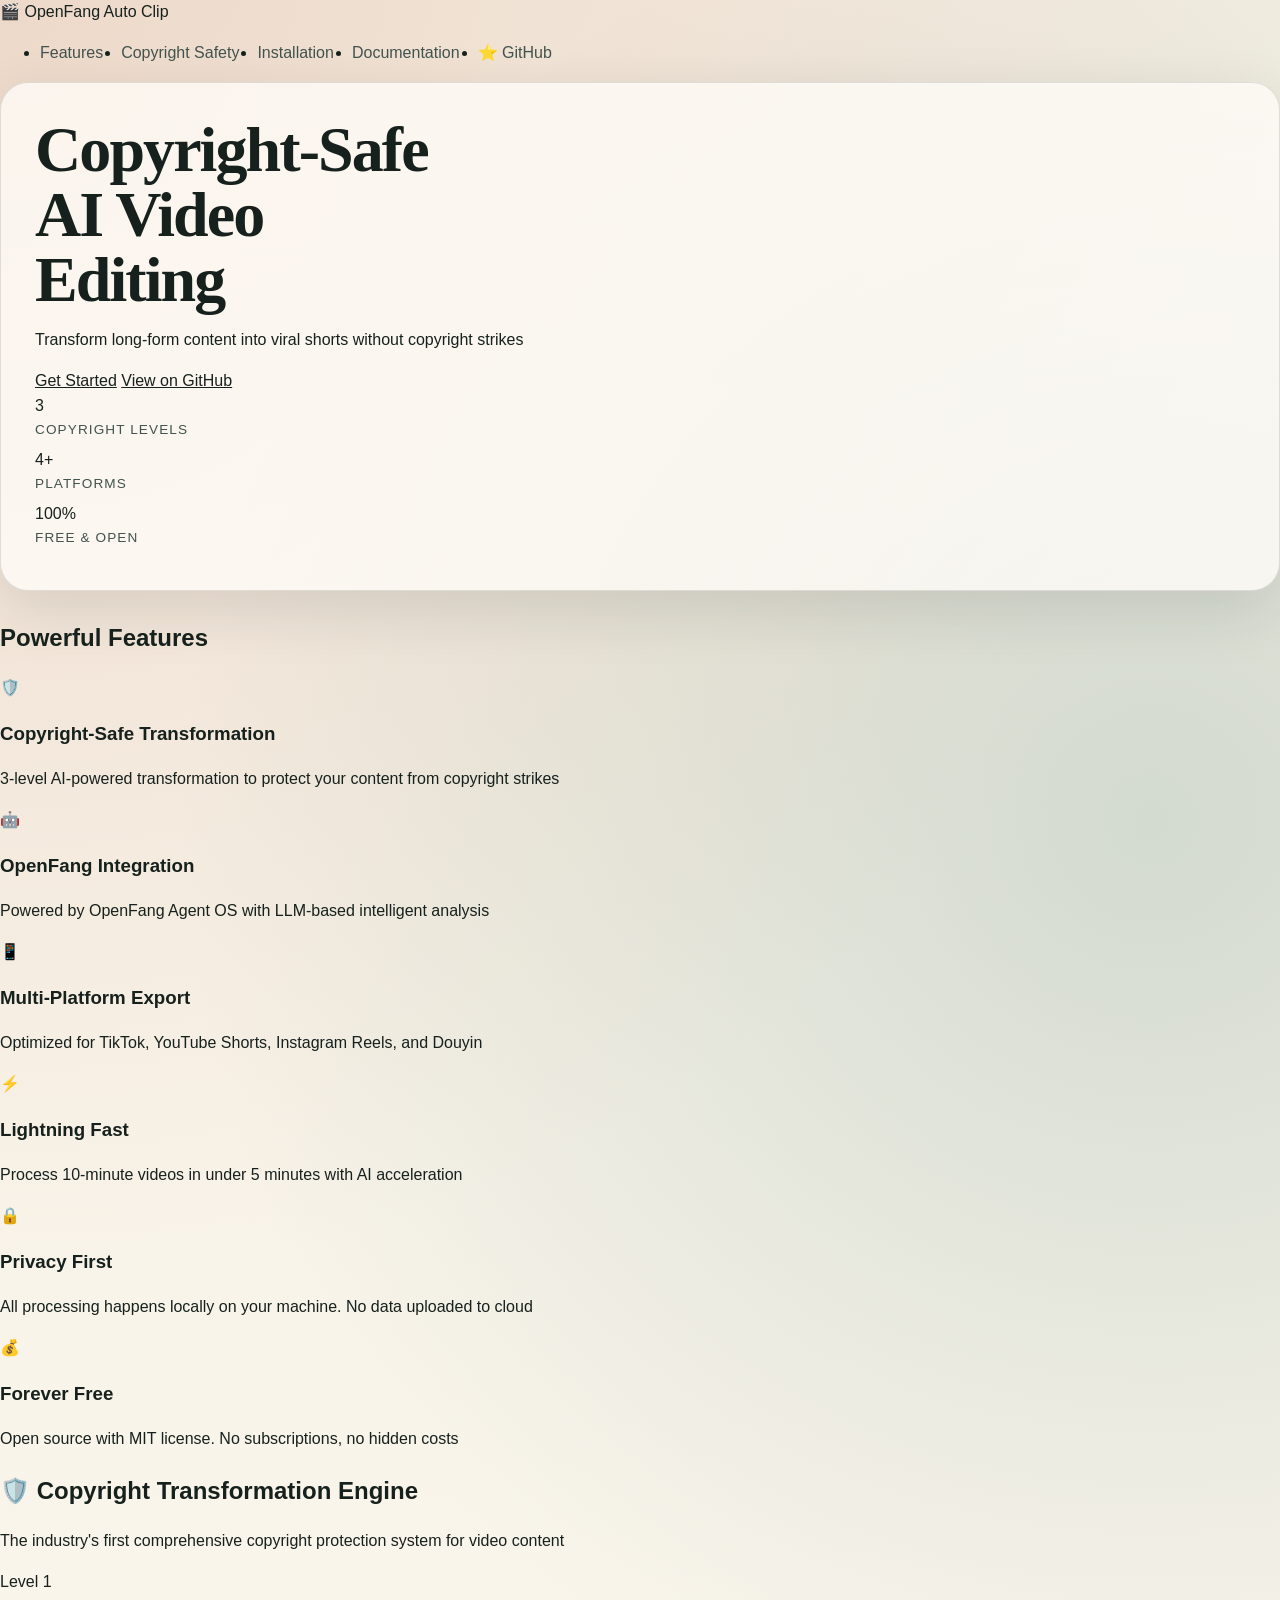
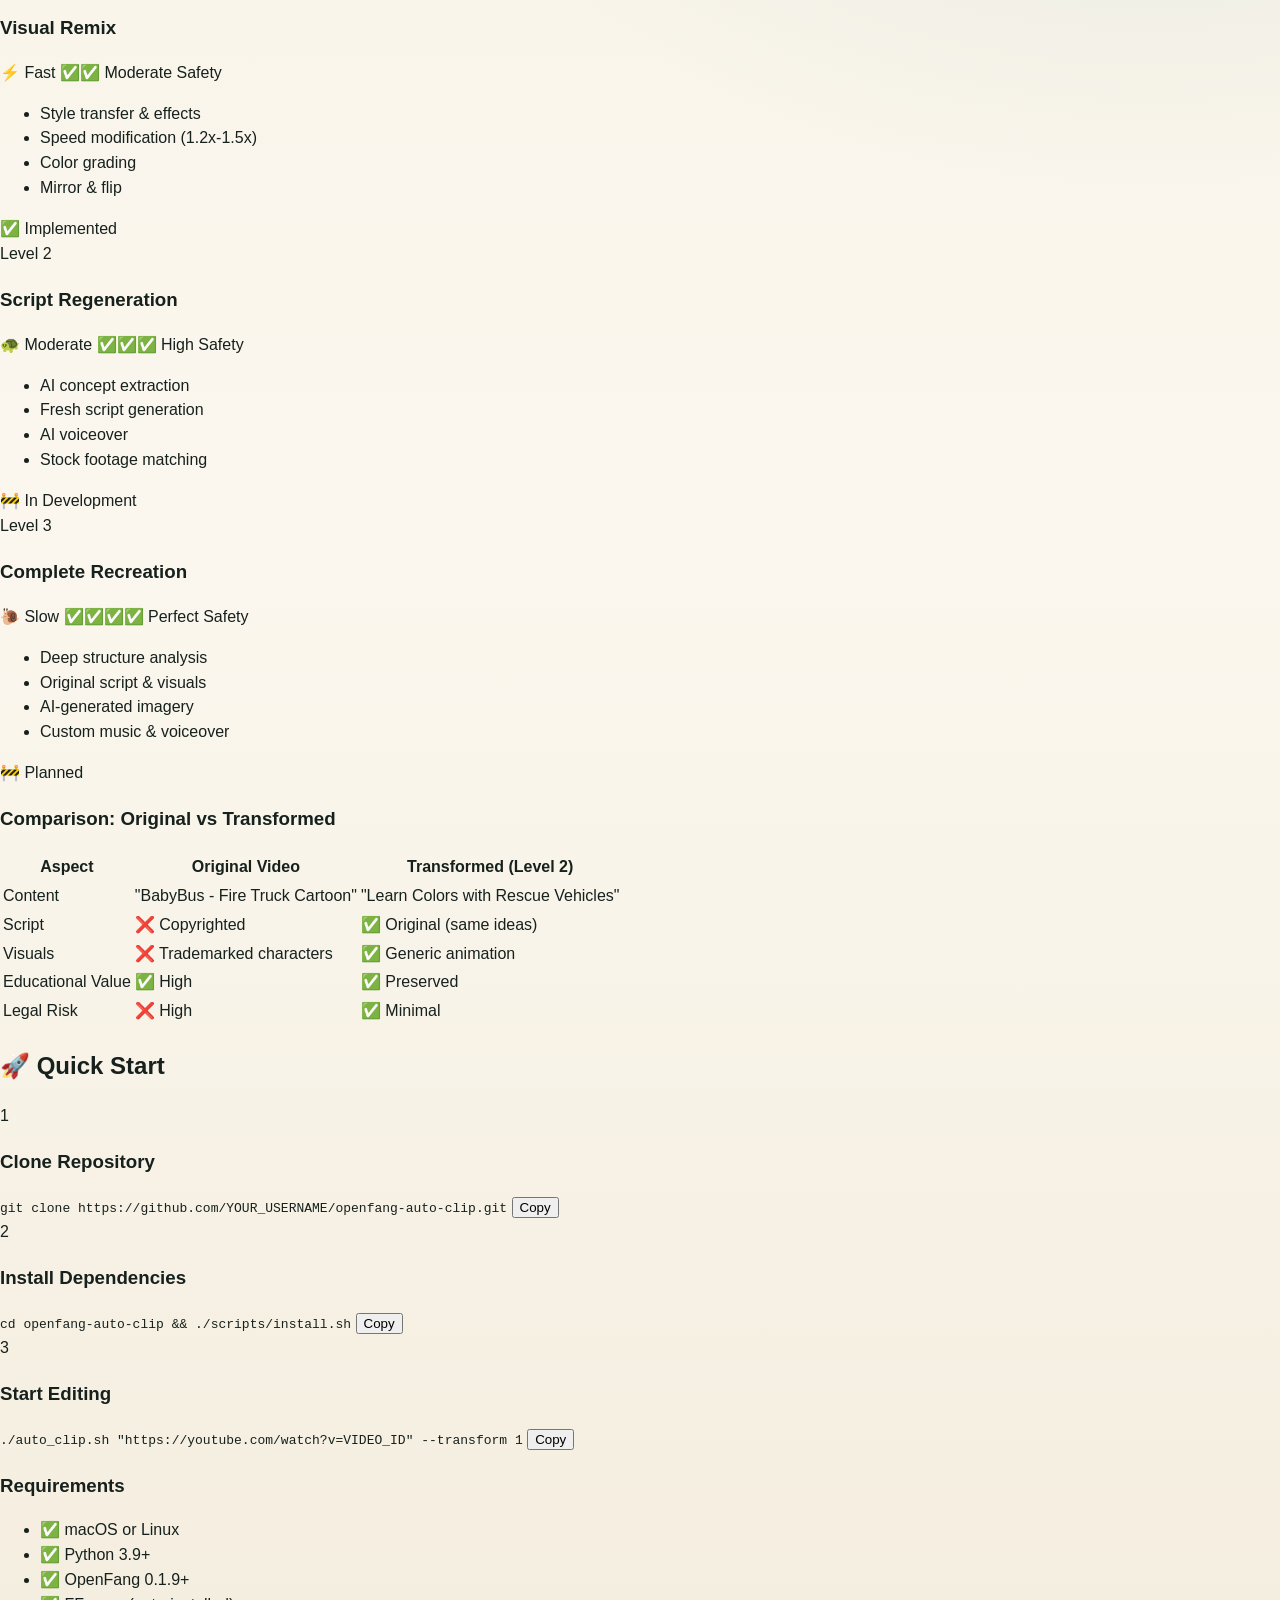
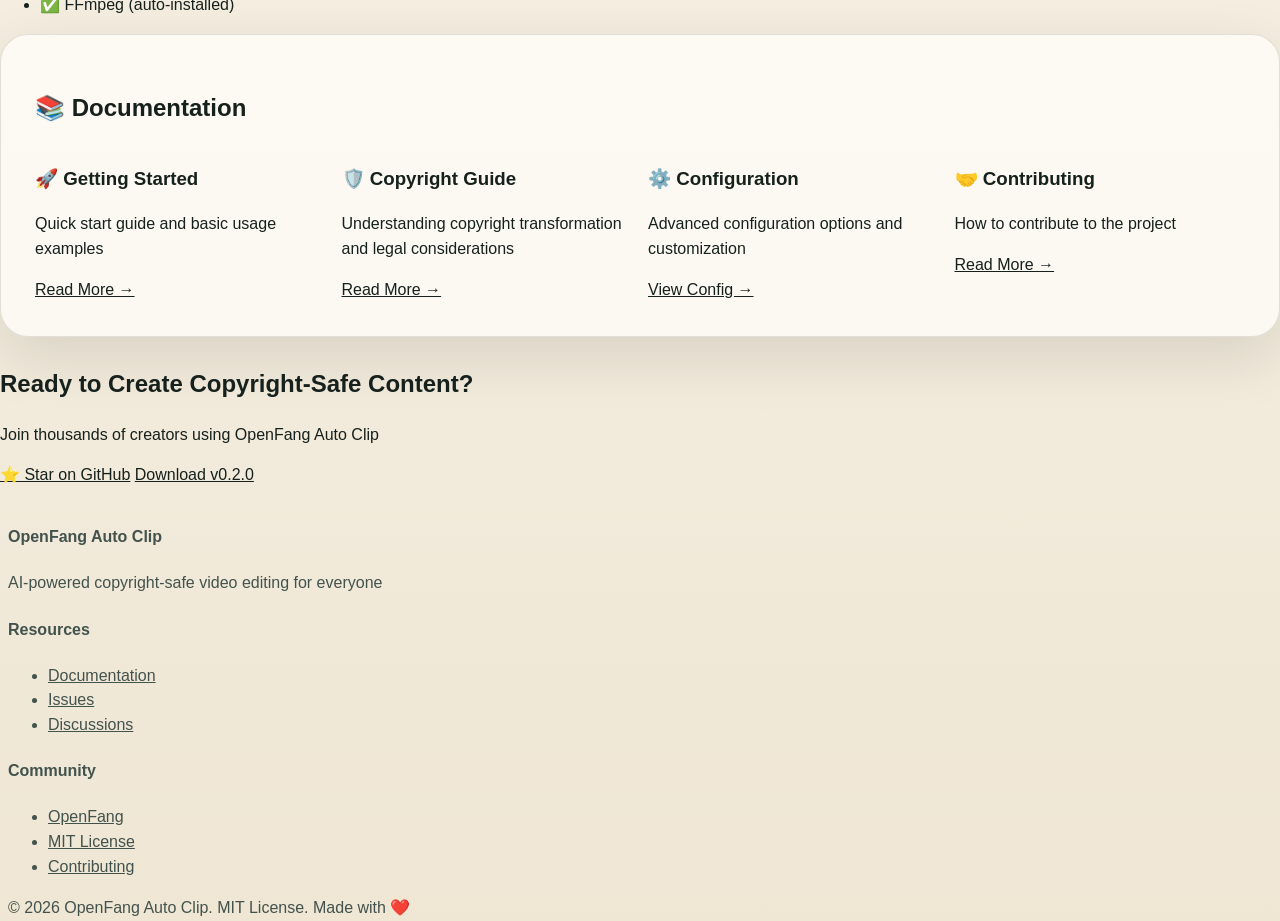
<file: docs-site/index.html>
<!DOCTYPE html>
<html lang="en">
<head>
    <meta charset="UTF-8">
    <meta name="viewport" content="width=device-width, initial-scale=1.0">
    <title>OpenFang Auto Clip - Copyright-Safe AI Video Editing</title>
    <meta name="description" content="AI-powered automated video editing with copyright-safe transformation. Transform long-form content into viral shorts.">
    <link rel="stylesheet" href="css/style.css">
</head>
<body>
    <!-- Navigation -->
    <nav class="navbar">
        <div class="container">
            <div class="logo">🎬 OpenFang Auto Clip</div>
            <ul class="nav-links">
                <li><a href="#features">Features</a></li>
                <li><a href="#transformation">Copyright Safety</a></li>
                <li><a href="#install">Installation</a></li>
                <li><a href="#docs">Documentation</a></li>
                <li><a href="https://github.com/YOUR_USERNAME/openfang-auto-clip" class="btn-github">⭐ GitHub</a></li>
            </ul>
        </div>
    </nav>

    <!-- Hero Section -->
    <section class="hero">
        <div class="container">
            <div class="hero-content">
                <h1 class="hero-title">Copyright-Safe AI Video Editing</h1>
                <p class="hero-subtitle">Transform long-form content into viral shorts without copyright strikes</p>
                <div class="hero-cta">
                    <a href="#install" class="btn btn-primary">Get Started</a>
                    <a href="https://github.com/YOUR_USERNAME/openfang-auto-clip" class="btn btn-secondary">View on GitHub</a>
                </div>
                <div class="hero-stats">
                    <div class="stat">
                        <div class="stat-value">3</div>
                        <div class="stat-label">Copyright Levels</div>
                    </div>
                    <div class="stat">
                        <div class="stat-value">4+</div>
                        <div class="stat-label">Platforms</div>
                    </div>
                    <div class="stat">
                        <div class="stat-value">100%</div>
                        <div class="stat-label">Free & Open</div>
                    </div>
                </div>
            </div>
        </div>
    </section>

    <!-- Features Section -->
    <section id="features" class="features">
        <div class="container">
            <h2 class="section-title">Powerful Features</h2>
            <div class="features-grid">
                <div class="feature-card">
                    <div class="feature-icon">🛡️</div>
                    <h3>Copyright-Safe Transformation</h3>
                    <p>3-level AI-powered transformation to protect your content from copyright strikes</p>
                </div>
                <div class="feature-card">
                    <div class="feature-icon">🤖</div>
                    <h3>OpenFang Integration</h3>
                    <p>Powered by OpenFang Agent OS with LLM-based intelligent analysis</p>
                </div>
                <div class="feature-card">
                    <div class="feature-icon">📱</div>
                    <h3>Multi-Platform Export</h3>
                    <p>Optimized for TikTok, YouTube Shorts, Instagram Reels, and Douyin</p>
                </div>
                <div class="feature-card">
                    <div class="feature-icon">⚡</div>
                    <h3>Lightning Fast</h3>
                    <p>Process 10-minute videos in under 5 minutes with AI acceleration</p>
                </div>
                <div class="feature-card">
                    <div class="feature-icon">🔒</div>
                    <h3>Privacy First</h3>
                    <p>All processing happens locally on your machine. No data uploaded to cloud</p>
                </div>
                <div class="feature-card">
                    <div class="feature-icon">💰</div>
                    <h3>Forever Free</h3>
                    <p>Open source with MIT license. No subscriptions, no hidden costs</p>
                </div>
            </div>
        </div>
    </section>

    <!-- Copyright Transformation Section -->
    <section id="transformation" class="transformation">
        <div class="container">
            <h2 class="section-title">🛡️ Copyright Transformation Engine</h2>
            <p class="section-subtitle">The industry's first comprehensive copyright protection system for video content</p>

            <div class="transformation-levels">
                <div class="level-card">
                    <div class="level-badge">Level 1</div>
                    <h3>Visual Remix</h3>
                    <div class="level-meta">
                        <span class="level-speed">⚡ Fast</span>
                        <span class="level-safety">✅✅ Moderate Safety</span>
                    </div>
                    <ul class="level-features">
                        <li>Style transfer & effects</li>
                        <li>Speed modification (1.2x-1.5x)</li>
                        <li>Color grading</li>
                        <li>Mirror & flip</li>
                    </ul>
                    <div class="level-status">✅ Implemented</div>
                </div>

                <div class="level-card featured">
                    <div class="level-badge">Level 2</div>
                    <h3>Script Regeneration</h3>
                    <div class="level-meta">
                        <span class="level-speed">🐢 Moderate</span>
                        <span class="level-safety">✅✅✅ High Safety</span>
                    </div>
                    <ul class="level-features">
                        <li>AI concept extraction</li>
                        <li>Fresh script generation</li>
                        <li>AI voiceover</li>
                        <li>Stock footage matching</li>
                    </ul>
                    <div class="level-status">🚧 In Development</div>
                </div>

                <div class="level-card">
                    <div class="level-badge">Level 3</div>
                    <h3>Complete Recreation</h3>
                    <div class="level-meta">
                        <span class="level-speed">🐌 Slow</span>
                        <span class="level-safety">✅✅✅✅ Perfect Safety</span>
                    </div>
                    <ul class="level-features">
                        <li>Deep structure analysis</li>
                        <li>Original script & visuals</li>
                        <li>AI-generated imagery</li>
                        <li>Custom music & voiceover</li>
                    </ul>
                    <div class="level-status">🚧 Planned</div>
                </div>
            </div>

            <div class="comparison-table">
                <h3>Comparison: Original vs Transformed</h3>
                <table>
                    <thead>
                        <tr>
                            <th>Aspect</th>
                            <th>Original Video</th>
                            <th>Transformed (Level 2)</th>
                        </tr>
                    </thead>
                    <tbody>
                        <tr>
                            <td>Content</td>
                            <td>"BabyBus - Fire Truck Cartoon"</td>
                            <td>"Learn Colors with Rescue Vehicles"</td>
                        </tr>
                        <tr>
                            <td>Script</td>
                            <td>❌ Copyrighted</td>
                            <td>✅ Original (same ideas)</td>
                        </tr>
                        <tr>
                            <td>Visuals</td>
                            <td>❌ Trademarked characters</td>
                            <td>✅ Generic animation</td>
                        </tr>
                        <tr>
                            <td>Educational Value</td>
                            <td>✅ High</td>
                            <td>✅ Preserved</td>
                        </tr>
                        <tr>
                            <td>Legal Risk</td>
                            <td>❌ High</td>
                            <td>✅ Minimal</td>
                        </tr>
                    </tbody>
                </table>
            </div>
        </div>
    </section>

    <!-- Installation Section -->
    <section id="install" class="install">
        <div class="container">
            <h2 class="section-title">🚀 Quick Start</h2>

            <div class="install-steps">
                <div class="step">
                    <div class="step-number">1</div>
                    <h3>Clone Repository</h3>
                    <div class="code-block">
                        <code>git clone https://github.com/YOUR_USERNAME/openfang-auto-clip.git</code>
                        <button class="copy-btn" onclick="copyCode(this)">Copy</button>
                    </div>
                </div>

                <div class="step">
                    <div class="step-number">2</div>
                    <h3>Install Dependencies</h3>
                    <div class="code-block">
                        <code>cd openfang-auto-clip && ./scripts/install.sh</code>
                        <button class="copy-btn" onclick="copyCode(this)">Copy</button>
                    </div>
                </div>

                <div class="step">
                    <div class="step-number">3</div>
                    <h3>Start Editing</h3>
                    <div class="code-block">
                        <code>./auto_clip.sh "https://youtube.com/watch?v=VIDEO_ID" --transform 1</code>
                        <button class="copy-btn" onclick="copyCode(this)">Copy</button>
                    </div>
                </div>
            </div>

            <div class="requirements">
                <h3>Requirements</h3>
                <ul>
                    <li>✅ macOS or Linux</li>
                    <li>✅ Python 3.9+</li>
                    <li>✅ OpenFang 0.1.9+</li>
                    <li>✅ FFmpeg (auto-installed)</li>
                </ul>
            </div>
        </div>
    </section>

    <!-- Documentation Section -->
    <section id="docs" class="docs">
        <div class="container">
            <h2 class="section-title">📚 Documentation</h2>

            <div class="docs-grid">
                <div class="doc-card">
                    <h3>🚀 Getting Started</h3>
                    <p>Quick start guide and basic usage examples</p>
                    <a href="https://github.com/YOUR_USERNAME/openfang-auto-clip/blob/main/README.md">Read More →</a>
                </div>

                <div class="doc-card">
                    <h3>🛡️ Copyright Guide</h3>
                    <p>Understanding copyright transformation and legal considerations</p>
                    <a href="https://github.com/YOUR_USERNAME/openfang-auto-clip/blob/main/docs/TRANSFORMATION.md">Read More →</a>
                </div>

                <div class="doc-card">
                    <h3>⚙️ Configuration</h3>
                    <p>Advanced configuration options and customization</p>
                    <a href="https://github.com/YOUR_USERNAME/openfang-auto-clip/blob/main/config/example_config.json">View Config →</a>
                </div>

                <div class="doc-card">
                    <h3>🤝 Contributing</h3>
                    <p>How to contribute to the project</p>
                    <a href="https://github.com/YOUR_USERNAME/openfang-auto-clip/blob/main/CONTRIBUTING.md">Read More →</a>
                </div>
            </div>
        </div>
    </section>

    <!-- CTA Section -->
    <section class="cta">
        <div class="container">
            <h2>Ready to Create Copyright-Safe Content?</h2>
            <p>Join thousands of creators using OpenFang Auto Clip</p>
            <div class="cta-buttons">
                <a href="https://github.com/YOUR_USERNAME/openfang-auto-clip" class="btn btn-primary">⭐ Star on GitHub</a>
                <a href="https://github.com/YOUR_USERNAME/openfang-auto-clip/archive/refs/tags/v0.2.0.zip" class="btn btn-secondary">Download v0.2.0</a>
            </div>
        </div>
    </section>

    <!-- Footer -->
    <footer class="footer">
        <div class="container">
            <div class="footer-content">
                <div class="footer-section">
                    <h4>OpenFang Auto Clip</h4>
                    <p>AI-powered copyright-safe video editing for everyone</p>
                </div>
                <div class="footer-section">
                    <h4>Resources</h4>
                    <ul>
                        <li><a href="#docs">Documentation</a></li>
                        <li><a href="https://github.com/YOUR_USERNAME/openfang-auto-clip/issues">Issues</a></li>
                        <li><a href="https://github.com/YOUR_USERNAME/openfang-auto-clip/discussions">Discussions</a></li>
                    </ul>
                </div>
                <div class="footer-section">
                    <h4>Community</h4>
                    <ul>
                        <li><a href="https://github.com/RightNow-AI/openfang">OpenFang</a></li>
                        <li><a href="https://github.com/YOUR_USERNAME/openfang-auto-clip/blob/main/LICENSE">MIT License</a></li>
                        <li><a href="https://github.com/YOUR_USERNAME/openfang-auto-clip/blob/main/CONTRIBUTING.md">Contributing</a></li>
                    </ul>
                </div>
            </div>
            <div class="footer-bottom">
                <p>&copy; 2026 OpenFang Auto Clip. MIT License. Made with ❤️</p>
            </div>
        </div>
    </footer>

    <script src="js/main.js"></script>
</body>
</html>
</file>
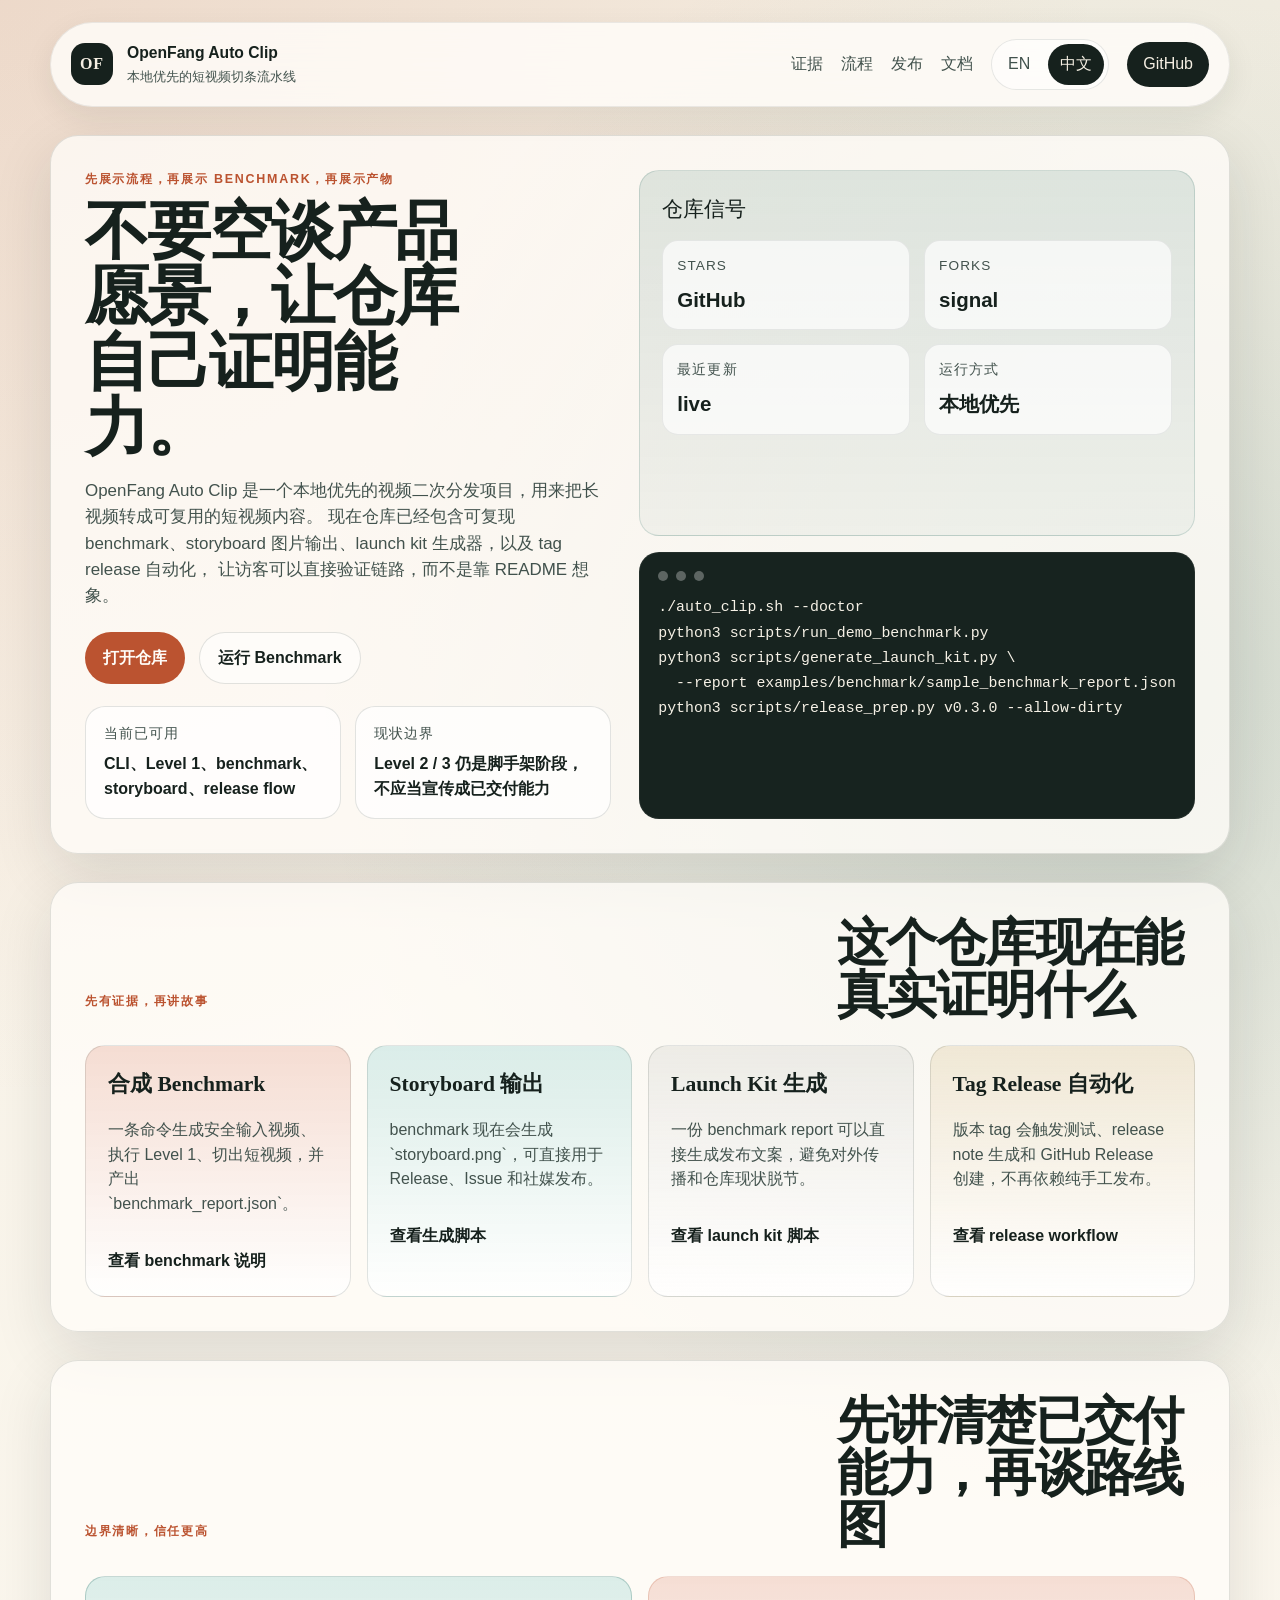
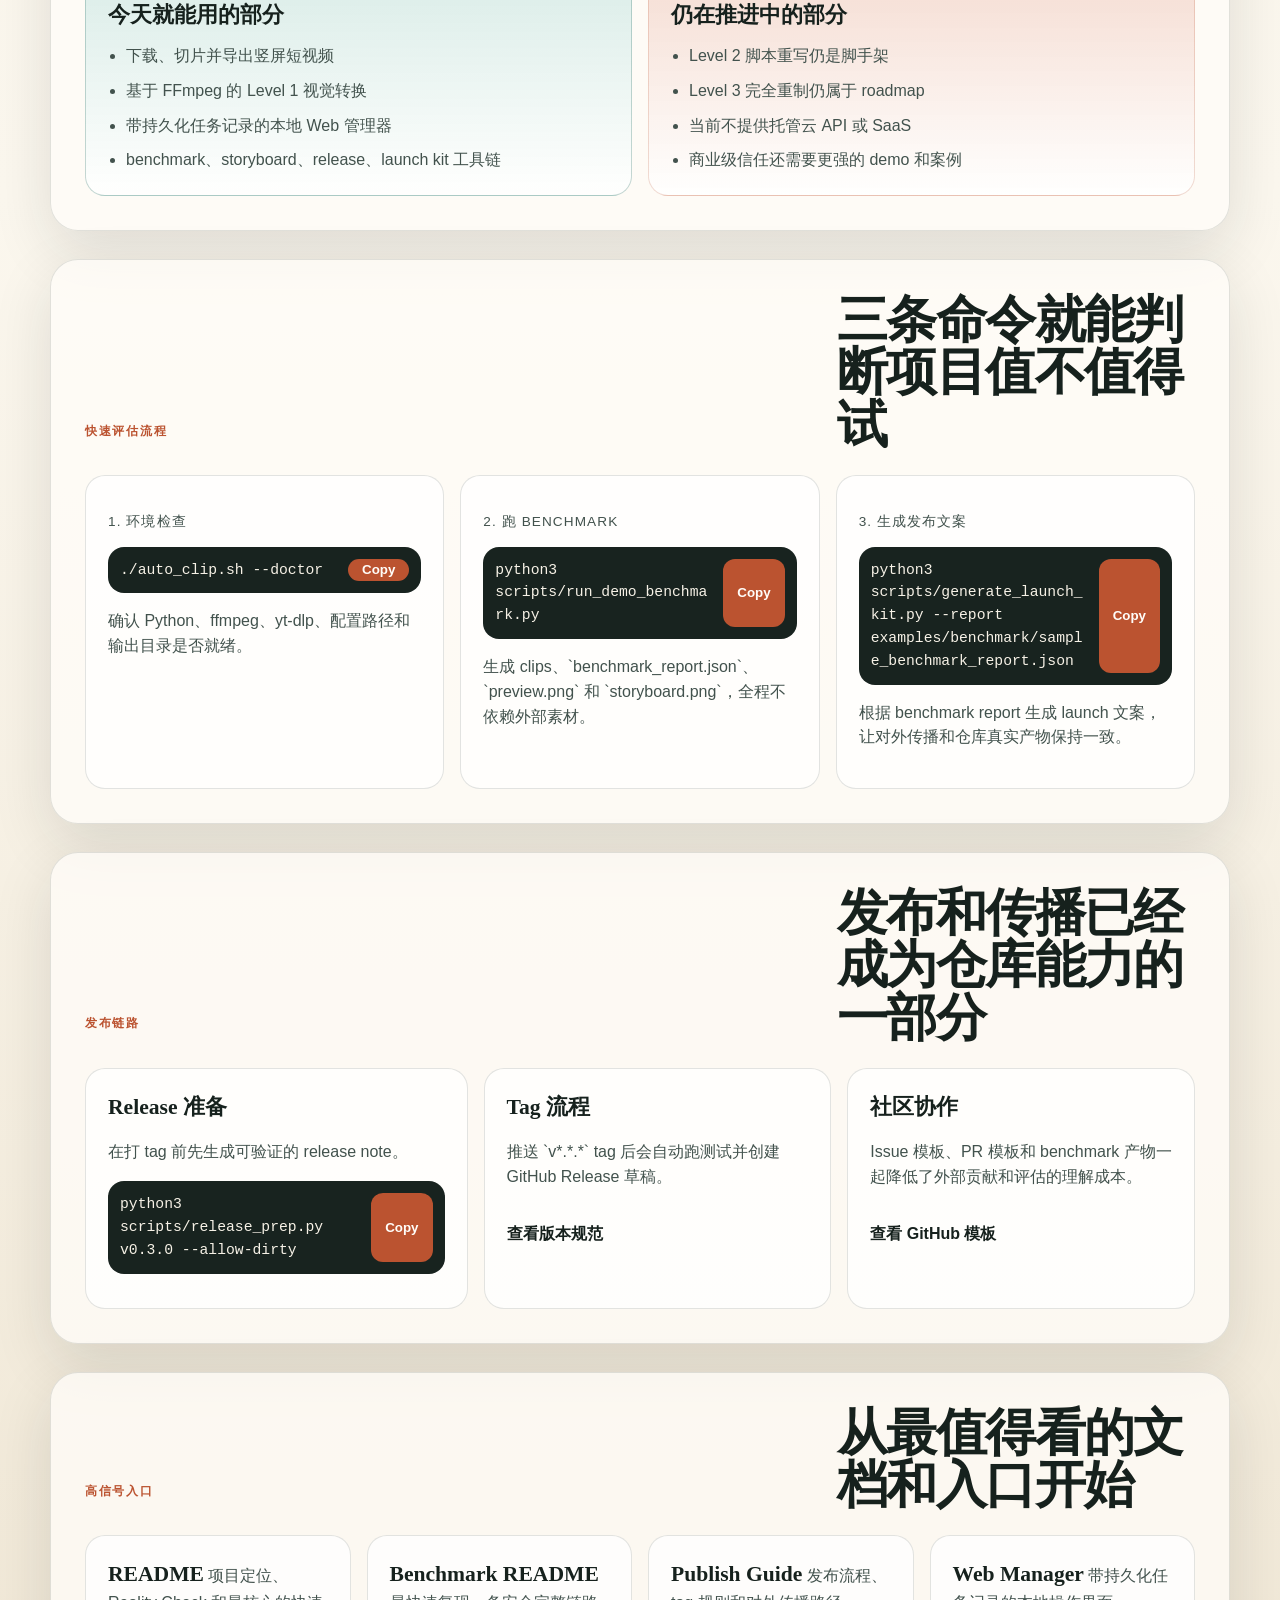
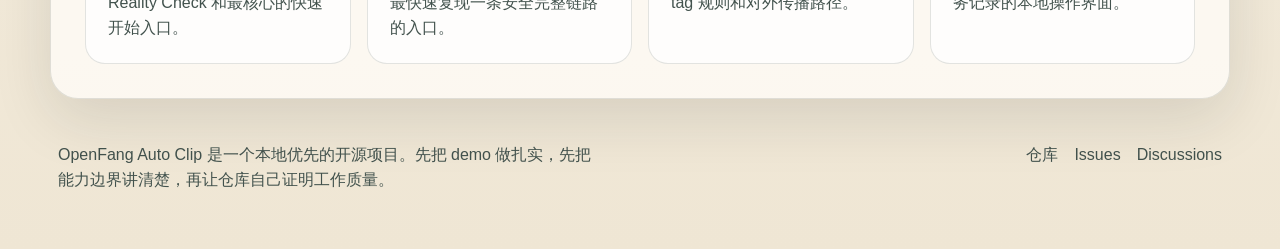
<file: docs-site/zh/index.html>
<!DOCTYPE html>
<html lang="zh-CN">
<head>
    <meta charset="UTF-8">
    <meta name="viewport" content="width=device-width, initial-scale=1.0">
    <title>OpenFang Auto Clip | 本地优先的视频切条流水线</title>
    <meta name="description" content="本地优先的视频二次分发项目，提供可复现 benchmark、storyboard 产物、launch kit 生成与 tag release 自动化。">
    <meta property="og:title" content="OpenFang Auto Clip">
    <meta property="og:description" content="把长视频转成可复用短视频，强调本地优先、可复现 benchmark 与发布自动化。">
    <meta property="og:type" content="website">
    <meta property="og:url" content="https://outhsics.github.io/openfang-auto-clip/zh/">
    <link rel="icon" href="data:image/svg+xml,%3Csvg xmlns='http://www.w3.org/2000/svg' viewBox='0 0 64 64'%3E%3Crect width='64' height='64' rx='14' fill='%2316211d'/%3E%3Ctext x='50%25' y='54%25' dominant-baseline='middle' text-anchor='middle' font-family='Georgia' font-size='26' fill='%23f5efe3'%3EOF%3C/text%3E%3C/svg%3E">
    <link rel="stylesheet" href="../css/style.css">
</head>
<body>
    <div class="page-shell">
        <header class="topbar">
            <a class="brand" href="#top">
                <span class="brand-mark">OF</span>
                <span class="brand-text">
                    <strong>OpenFang Auto Clip</strong>
                    <small>本地优先的短视频切条流水线</small>
                </span>
            </a>
            <nav class="nav-links" aria-label="Primary">
                <a href="#proof">证据</a>
                <a href="#workflow">流程</a>
                <a href="#ship">发布</a>
                <a href="#docs">文档</a>
                <span class="lang-switch" aria-label="Language switch">
                    <a class="lang-link" href="../">EN</a>
                    <a class="lang-link is-active" href="./">中文</a>
                </span>
                <a class="nav-cta" href="https://github.com/outhsics/openfang-auto-clip">GitHub</a>
            </nav>
        </header>

        <main id="top">
            <section class="hero reveal">
                <div class="hero-copy">
                    <p class="eyebrow">先展示流程，再展示 benchmark，再展示产物</p>
                    <h1>不要空谈产品愿景，让仓库自己证明能力。</h1>
                    <p class="hero-text">
                        OpenFang Auto Clip 是一个本地优先的视频二次分发项目，用来把长视频转成可复用的短视频内容。
                        现在仓库已经包含可复现 benchmark、storyboard 图片输出、launch kit 生成器，以及 tag release 自动化，
                        让访客可以直接验证链路，而不是靠 README 想象。
                    </p>
                    <div class="hero-actions">
                        <a class="button button-primary" href="https://github.com/outhsics/openfang-auto-clip">打开仓库</a>
                        <a class="button button-secondary" href="#workflow">运行 Benchmark</a>
                    </div>
                    <div class="signal-row">
                        <div class="signal-pill">
                            <span class="signal-label">当前已可用</span>
                            <span class="signal-value">CLI、Level 1、benchmark、storyboard、release flow</span>
                        </div>
                        <div class="signal-pill">
                            <span class="signal-label">现状边界</span>
                            <span class="signal-value">Level 2 / 3 仍是脚手架阶段，不应当宣传成已交付能力</span>
                        </div>
                    </div>
                </div>

                <aside class="hero-panel">
                    <div class="status-card">
                        <p class="status-heading">仓库信号</p>
                        <div class="stat-grid">
                            <article>
                                <span class="stat-label">Stars</span>
                                <strong id="starCount">loading</strong>
                            </article>
                            <article>
                                <span class="stat-label">Forks</span>
                                <strong id="forkCount">loading</strong>
                            </article>
                            <article>
                                <span class="stat-label">最近更新</span>
                                <strong id="updatedAt">loading</strong>
                            </article>
                            <article>
                                <span class="stat-label">运行方式</span>
                                <strong>本地优先</strong>
                            </article>
                        </div>
                    </div>
                    <div class="terminal-card">
                        <div class="terminal-top">
                            <span></span><span></span><span></span>
                        </div>
                        <pre><code>./auto_clip.sh --doctor
python3 scripts/run_demo_benchmark.py
python3 scripts/generate_launch_kit.py \
  --report examples/benchmark/sample_benchmark_report.json
python3 scripts/release_prep.py v0.3.0 --allow-dirty</code></pre>
                    </div>
                </aside>
            </section>

            <section id="proof" class="proof reveal">
                <div class="section-heading">
                    <p class="kicker">先有证据，再讲故事</p>
                    <h2>这个仓库现在能真实证明什么</h2>
                </div>
                <div class="proof-grid">
                    <article class="proof-card accent-rust">
                        <h3>合成 Benchmark</h3>
                        <p>一条命令生成安全输入视频、执行 Level 1、切出短视频，并产出 `benchmark_report.json`。</p>
                        <a href="https://github.com/outhsics/openfang-auto-clip/blob/main/examples/benchmark/README.md">查看 benchmark 说明</a>
                    </article>
                    <article class="proof-card accent-teal">
                        <h3>Storyboard 输出</h3>
                        <p>benchmark 现在会生成 `storyboard.png`，可直接用于 Release、Issue 和社媒发布。</p>
                        <a href="https://github.com/outhsics/openfang-auto-clip/blob/main/scripts/run_demo_benchmark.py">查看生成脚本</a>
                    </article>
                    <article class="proof-card accent-ink">
                        <h3>Launch Kit 生成</h3>
                        <p>一份 benchmark report 可以直接生成发布文案，避免对外传播和仓库现状脱节。</p>
                        <a href="https://github.com/outhsics/openfang-auto-clip/blob/main/scripts/generate_launch_kit.py">查看 launch kit 脚本</a>
                    </article>
                    <article class="proof-card accent-sand">
                        <h3>Tag Release 自动化</h3>
                        <p>版本 tag 会触发测试、release note 生成和 GitHub Release 创建，不再依赖纯手工发布。</p>
                        <a href="https://github.com/outhsics/openfang-auto-clip/blob/main/.github/workflows/release.yml">查看 release workflow</a>
                    </article>
                </div>
            </section>

            <section class="reality reveal">
                <div class="section-heading">
                    <p class="kicker">边界清晰，信任更高</p>
                    <h2>先讲清楚已交付能力，再谈路线图</h2>
                </div>
                <div class="reality-grid">
                    <article class="truth-card truth-yes">
                        <h3>今天就能用的部分</h3>
                        <ul>
                            <li>下载、切片并导出竖屏短视频</li>
                            <li>基于 FFmpeg 的 Level 1 视觉转换</li>
                            <li>带持久化任务记录的本地 Web 管理器</li>
                            <li>benchmark、storyboard、release、launch kit 工具链</li>
                        </ul>
                    </article>
                    <article class="truth-card truth-wip">
                        <h3>仍在推进中的部分</h3>
                        <ul>
                            <li>Level 2 脚本重写仍是脚手架</li>
                            <li>Level 3 完全重制仍属于 roadmap</li>
                            <li>当前不提供托管云 API 或 SaaS</li>
                            <li>商业级信任还需要更强的 demo 和案例</li>
                        </ul>
                    </article>
                </div>
            </section>

            <section id="workflow" class="workflow reveal">
                <div class="section-heading">
                    <p class="kicker">快速评估流程</p>
                    <h2>三条命令就能判断项目值不值得试</h2>
                </div>
                <div class="command-grid">
                    <article class="command-card">
                        <p class="command-step">1. 环境检查</p>
                        <div class="command-block">
                            <code id="cmd-doctor">./auto_clip.sh --doctor</code>
                            <button data-copy-target="cmd-doctor">Copy</button>
                        </div>
                        <p>确认 Python、ffmpeg、yt-dlp、配置路径和输出目录是否就绪。</p>
                    </article>
                    <article class="command-card">
                        <p class="command-step">2. 跑 Benchmark</p>
                        <div class="command-block">
                            <code id="cmd-benchmark">python3 scripts/run_demo_benchmark.py</code>
                            <button data-copy-target="cmd-benchmark">Copy</button>
                        </div>
                        <p>生成 clips、`benchmark_report.json`、`preview.png` 和 `storyboard.png`，全程不依赖外部素材。</p>
                    </article>
                    <article class="command-card">
                        <p class="command-step">3. 生成发布文案</p>
                        <div class="command-block">
                            <code id="cmd-launch">python3 scripts/generate_launch_kit.py --report examples/benchmark/sample_benchmark_report.json</code>
                            <button data-copy-target="cmd-launch">Copy</button>
                        </div>
                        <p>根据 benchmark report 生成 launch 文案，让对外传播和仓库真实产物保持一致。</p>
                    </article>
                </div>
            </section>

            <section id="ship" class="ship reveal">
                <div class="section-heading">
                    <p class="kicker">发布链路</p>
                    <h2>发布和传播已经成为仓库能力的一部分</h2>
                </div>
                <div class="ship-layout">
                    <article class="ship-panel">
                        <h3>Release 准备</h3>
                        <p>在打 tag 前先生成可验证的 release note。</p>
                        <div class="command-block compact">
                            <code id="cmd-release">python3 scripts/release_prep.py v0.3.0 --allow-dirty</code>
                            <button data-copy-target="cmd-release">Copy</button>
                        </div>
                    </article>
                    <article class="ship-panel">
                        <h3>Tag 流程</h3>
                        <p>推送 `v*.*.*` tag 后会自动跑测试并创建 GitHub Release 草稿。</p>
                        <a href="https://github.com/outhsics/openfang-auto-clip/blob/main/docs/VERSIONING.md">查看版本规范</a>
                    </article>
                    <article class="ship-panel">
                        <h3>社区协作</h3>
                        <p>Issue 模板、PR 模板和 benchmark 产物一起降低了外部贡献和评估的理解成本。</p>
                        <a href="https://github.com/outhsics/openfang-auto-clip/tree/main/.github">查看 GitHub 模板</a>
                    </article>
                </div>
            </section>

            <section id="docs" class="docs reveal">
                <div class="section-heading">
                    <p class="kicker">高信号入口</p>
                    <h2>从最值得看的文档和入口开始</h2>
                </div>
                <div class="docs-grid">
                    <a class="doc-link" href="https://github.com/outhsics/openfang-auto-clip/blob/main/README.md">
                        <strong>README</strong>
                        <span>项目定位、Reality Check 和最核心的快速开始入口。</span>
                    </a>
                    <a class="doc-link" href="https://github.com/outhsics/openfang-auto-clip/blob/main/examples/benchmark/README.md">
                        <strong>Benchmark README</strong>
                        <span>最快速复现一条安全完整链路的入口。</span>
                    </a>
                    <a class="doc-link" href="https://github.com/outhsics/openfang-auto-clip/blob/main/PUBLISH_GUIDE.md">
                        <strong>Publish Guide</strong>
                        <span>发布流程、tag 规则和对外传播路径。</span>
                    </a>
                    <a class="doc-link" href="https://github.com/outhsics/openfang-auto-clip/blob/main/WEB_MANAGER_README.md">
                        <strong>Web Manager</strong>
                        <span>带持久化任务记录的本地操作界面。</span>
                    </a>
                </div>
            </section>
        </main>

        <footer class="footer">
            <p>OpenFang Auto Clip 是一个本地优先的开源项目。先把 demo 做扎实，先把能力边界讲清楚，再让仓库自己证明工作质量。</p>
            <div class="footer-links">
                <a href="https://github.com/outhsics/openfang-auto-clip">仓库</a>
                <a href="https://github.com/outhsics/openfang-auto-clip/issues">Issues</a>
                <a href="https://github.com/outhsics/openfang-auto-clip/discussions">Discussions</a>
            </div>
        </footer>
    </div>

    <script src="../js/main.js"></script>
</body>
</html>
</file>
<file: docs-site/css/style.css>
:root {
    --paper: #f5efe3;
    --paper-2: #efe6d4;
    --ink: #16211d;
    --ink-soft: #42524d;
    --teal: #145c52;
    --teal-soft: #d7ebe7;
    --rust: #bb5330;
    --rust-soft: #f4d9cf;
    --sand: #d2b171;
    --white: #fffdf9;
    --line: rgba(22, 33, 29, 0.12);
    --shadow: 0 20px 60px rgba(22, 33, 29, 0.12);
    --radius-xl: 28px;
    --radius-lg: 20px;
    --radius-md: 14px;
}

* {
    box-sizing: border-box;
}

html {
    scroll-behavior: smooth;
}

body {
    margin: 0;
    min-height: 100vh;
    background:
        radial-gradient(circle at top left, rgba(187, 83, 48, 0.14), transparent 30%),
        radial-gradient(circle at right 10% top 20%, rgba(20, 92, 82, 0.16), transparent 28%),
        linear-gradient(180deg, var(--paper) 0%, #fbf7ee 52%, var(--paper-2) 100%);
    color: var(--ink);
    font-family: "Avenir Next", "Trebuchet MS", sans-serif;
    line-height: 1.55;
}

a {
    color: inherit;
}

.page-shell {
    width: min(1180px, calc(100% - 32px));
    margin: 0 auto;
    padding: 22px 0 56px;
}

.topbar {
    position: sticky;
    top: 16px;
    z-index: 10;
    display: flex;
    justify-content: space-between;
    align-items: center;
    gap: 20px;
    margin-bottom: 28px;
    padding: 16px 20px;
    background: rgba(255, 253, 249, 0.82);
    border: 1px solid rgba(22, 33, 29, 0.08);
    border-radius: 999px;
    backdrop-filter: blur(18px);
    box-shadow: 0 10px 30px rgba(22, 33, 29, 0.08);
}

.brand {
    display: inline-flex;
    align-items: center;
    gap: 14px;
    text-decoration: none;
}

.brand-mark {
    display: grid;
    place-items: center;
    width: 42px;
    height: 42px;
    border-radius: 14px;
    background: var(--ink);
    color: var(--paper);
    font-family: Georgia, "Times New Roman", serif;
    font-weight: 700;
    letter-spacing: 0.06em;
}

.brand-text {
    display: flex;
    flex-direction: column;
    gap: 2px;
}

.brand-text strong {
    font-size: 0.98rem;
}

.brand-text small {
    color: var(--ink-soft);
}

.nav-links {
    display: inline-flex;
    align-items: center;
    gap: 18px;
    flex-wrap: wrap;
}

.nav-links a {
    text-decoration: none;
    color: var(--ink-soft);
}

.nav-links a:hover,
.nav-links a:focus-visible {
    color: var(--ink);
}

.nav-cta {
    padding: 10px 16px;
    border-radius: 999px;
    background: var(--ink);
    color: var(--paper) !important;
}

.lang-switch {
    display: inline-flex;
    align-items: center;
    gap: 6px;
    padding: 4px;
    border-radius: 999px;
    border: 1px solid rgba(22, 33, 29, 0.1);
    background: rgba(255, 255, 255, 0.55);
}

.lang-link {
    display: inline-flex;
    align-items: center;
    justify-content: center;
    min-width: 44px;
    padding: 8px 12px;
    border-radius: 999px;
    color: var(--ink-soft) !important;
}

.lang-link.is-active {
    background: var(--ink);
    color: var(--paper) !important;
}

.hero,
.proof,
.reality,
.workflow,
.ship,
.docs {
    margin-bottom: 28px;
    padding: 34px;
    border-radius: var(--radius-xl);
    border: 1px solid var(--line);
    background: rgba(255, 253, 249, 0.76);
    box-shadow: var(--shadow);
}

.hero {
    display: grid;
    grid-template-columns: 1.4fr 1fr;
    gap: 28px;
}

.eyebrow,
.kicker {
    margin: 0 0 10px;
    color: var(--rust);
    text-transform: uppercase;
    letter-spacing: 0.14em;
    font-size: 0.78rem;
    font-weight: 700;
}

.hero h1,
.section-heading h2 {
    margin: 0;
    font-family: Georgia, "Times New Roman", serif;
    line-height: 1.02;
    letter-spacing: -0.03em;
}

.hero h1 {
    font-size: clamp(2.8rem, 5vw, 5.4rem);
    max-width: 13ch;
}

.hero-text {
    max-width: 60ch;
    margin: 18px 0 22px;
    color: var(--ink-soft);
    font-size: 1.06rem;
}

.hero-actions {
    display: flex;
    flex-wrap: wrap;
    gap: 14px;
    margin-bottom: 22px;
}

.button {
    display: inline-flex;
    align-items: center;
    justify-content: center;
    padding: 13px 18px;
    border-radius: 999px;
    text-decoration: none;
    font-weight: 700;
}

.button-primary {
    background: var(--rust);
    color: var(--white);
}

.button-secondary {
    border: 1px solid var(--line);
    background: rgba(255, 255, 255, 0.5);
}

.signal-row {
    display: grid;
    grid-template-columns: repeat(2, minmax(0, 1fr));
    gap: 14px;
}

.signal-pill,
.status-card,
.terminal-card,
.proof-card,
.truth-card,
.command-card,
.ship-panel,
.doc-link {
    border-radius: var(--radius-lg);
}

.signal-pill {
    padding: 16px 18px;
    background: rgba(255, 255, 255, 0.7);
    border: 1px solid var(--line);
}

.signal-label,
.stat-label,
.command-step {
    display: block;
    margin-bottom: 8px;
    color: var(--ink-soft);
    font-size: 0.85rem;
    text-transform: uppercase;
    letter-spacing: 0.08em;
}

.signal-value {
    font-weight: 700;
}

.hero-panel {
    display: grid;
    gap: 16px;
}

.status-card {
    padding: 22px;
    background: linear-gradient(180deg, rgba(20, 92, 82, 0.12), rgba(20, 92, 82, 0.04));
    border: 1px solid rgba(20, 92, 82, 0.16);
}

.status-heading {
    margin: 0 0 14px;
    font-family: Georgia, "Times New Roman", serif;
    font-size: 1.32rem;
}

.stat-grid {
    display: grid;
    grid-template-columns: repeat(2, minmax(0, 1fr));
    gap: 14px;
}

.stat-grid article {
    padding: 14px;
    border-radius: 16px;
    background: rgba(255, 255, 255, 0.68);
    border: 1px solid rgba(22, 33, 29, 0.08);
}

.stat-grid strong {
    font-size: 1.28rem;
}

.terminal-card {
    padding: 18px;
    background: #17231f;
    color: #f6f1e6;
    border: 1px solid rgba(255, 255, 255, 0.05);
}

.terminal-top {
    display: flex;
    gap: 8px;
    margin-bottom: 14px;
}

.terminal-top span {
    width: 10px;
    height: 10px;
    border-radius: 999px;
    background: rgba(255, 255, 255, 0.3);
}

.terminal-card pre {
    margin: 0;
    overflow: auto;
    font-family: "SFMono-Regular", Menlo, Monaco, Consolas, monospace;
    font-size: 0.93rem;
    line-height: 1.7;
}

.section-heading {
    display: flex;
    justify-content: space-between;
    align-items: end;
    gap: 16px;
    margin-bottom: 24px;
}

.section-heading h2 {
    font-size: clamp(2rem, 4vw, 3.3rem);
    max-width: 14ch;
}

.proof-grid,
.command-grid,
.docs-grid {
    display: grid;
    grid-template-columns: repeat(4, minmax(0, 1fr));
    gap: 16px;
}

.proof-card,
.truth-card,
.command-card,
.ship-panel,
.doc-link {
    padding: 22px;
    border: 1px solid var(--line);
    background: rgba(255, 255, 255, 0.74);
    text-decoration: none;
}

.proof-card h3,
.truth-card h3,
.ship-panel h3,
.doc-link strong {
    margin: 0 0 12px;
    font-family: Georgia, "Times New Roman", serif;
    font-size: 1.35rem;
}

.proof-card p,
.truth-card li,
.command-card p,
.ship-panel p,
.doc-link span {
    color: var(--ink-soft);
}

.proof-card a,
.ship-panel a {
    display: inline-flex;
    margin-top: 16px;
    color: var(--ink);
    font-weight: 700;
    text-decoration: none;
}

.accent-rust {
    background: linear-gradient(180deg, rgba(244, 217, 207, 0.9), rgba(255, 255, 255, 0.82));
}

.accent-teal {
    background: linear-gradient(180deg, rgba(215, 235, 231, 0.92), rgba(255, 255, 255, 0.82));
}

.accent-ink {
    background: linear-gradient(180deg, rgba(22, 33, 29, 0.06), rgba(255, 255, 255, 0.82));
}

.accent-sand {
    background: linear-gradient(180deg, rgba(210, 177, 113, 0.22), rgba(255, 255, 255, 0.82));
}

.reality-grid {
    display: grid;
    grid-template-columns: repeat(2, minmax(0, 1fr));
    gap: 16px;
}

.truth-yes {
    border-color: rgba(20, 92, 82, 0.24);
    background: linear-gradient(180deg, rgba(215, 235, 231, 0.9), rgba(255, 255, 255, 0.8));
}

.truth-wip {
    border-color: rgba(187, 83, 48, 0.2);
    background: linear-gradient(180deg, rgba(244, 217, 207, 0.88), rgba(255, 255, 255, 0.82));
}

.truth-card ul {
    margin: 0;
    padding-left: 18px;
}

.truth-card li + li {
    margin-top: 10px;
}

.command-grid {
    grid-template-columns: repeat(3, minmax(0, 1fr));
}

.command-block {
    display: flex;
    align-items: stretch;
    gap: 10px;
    margin: 14px 0 12px;
    padding: 12px;
    border-radius: 16px;
    background: #18231f;
}

.command-block code {
    flex: 1;
    color: #f6f1e6;
    font-family: "SFMono-Regular", Menlo, Monaco, Consolas, monospace;
    font-size: 0.92rem;
    word-break: break-word;
}

.command-block button {
    border: 0;
    padding: 0 14px;
    border-radius: 12px;
    background: var(--rust);
    color: var(--white);
    font-weight: 700;
    cursor: pointer;
}

.command-block button:hover,
.command-block button:focus-visible {
    background: #a64829;
}

.command-block.compact {
    margin-top: 16px;
}

.ship-layout {
    display: grid;
    grid-template-columns: 1.1fr 1fr 1fr;
    gap: 16px;
}

.docs-grid {
    grid-template-columns: repeat(4, minmax(0, 1fr));
}

.doc-link:hover,
.doc-link:focus-visible,
.proof-card:hover,
.ship-panel:hover,
.command-card:hover {
    transform: translateY(-3px);
    box-shadow: 0 18px 40px rgba(22, 33, 29, 0.08);
}

.proof-card,
.ship-panel,
.command-card,
.doc-link {
    transition: transform 180ms ease, box-shadow 180ms ease;
}

.footer {
    display: flex;
    justify-content: space-between;
    gap: 24px;
    padding: 16px 8px 0;
    color: var(--ink-soft);
}

.footer p {
    max-width: 60ch;
    margin: 0;
}

.footer-links {
    display: flex;
    gap: 16px;
    flex-wrap: wrap;
}

.footer-links a {
    text-decoration: none;
}

.reveal {
    opacity: 0;
    transform: translateY(18px);
    transition: opacity 500ms ease, transform 500ms ease;
}

.reveal.is-visible {
    opacity: 1;
    transform: translateY(0);
}

@media (max-width: 1080px) {
    .hero,
    .proof-grid,
    .docs-grid,
    .ship-layout {
        grid-template-columns: 1fr 1fr;
    }

    .hero {
        grid-template-columns: 1fr;
    }

    .command-grid,
    .reality-grid {
        grid-template-columns: 1fr;
    }
}

@media (max-width: 760px) {
    .page-shell {
        width: min(100% - 20px, 100%);
    }

    .topbar {
        position: static;
        border-radius: 24px;
        padding: 18px;
    }

    .topbar,
    .nav-links,
    .section-heading,
    .footer {
        flex-direction: column;
        align-items: flex-start;
    }

    .signal-row,
    .proof-grid,
    .docs-grid,
    .ship-layout,
    .stat-grid {
        grid-template-columns: 1fr;
    }

    .hero,
    .proof,
    .reality,
    .workflow,
    .ship,
    .docs {
        padding: 24px;
    }

    .hero h1 {
        max-width: 100%;
    }

    .button {
        width: 100%;
    }

    .command-block {
        flex-direction: column;
    }

    .command-block button {
        padding: 12px 14px;
    }
}
</file>
